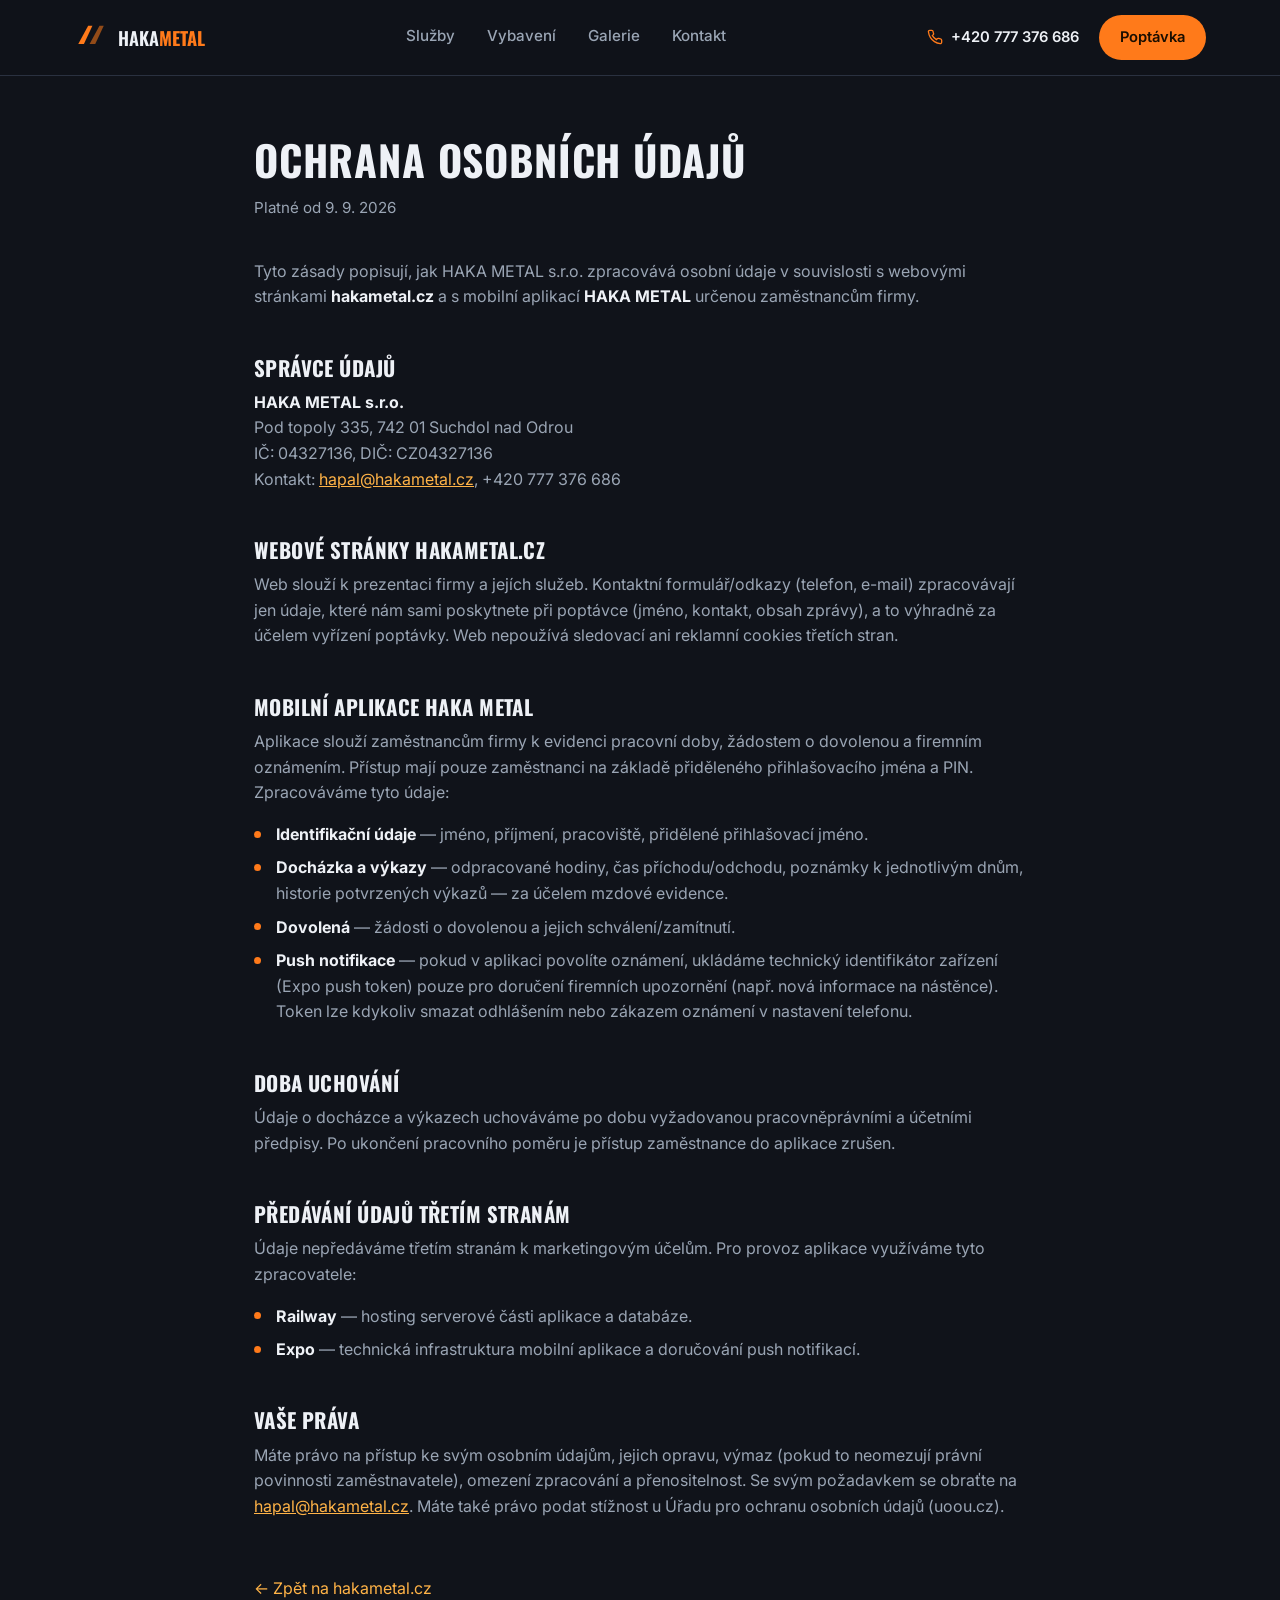
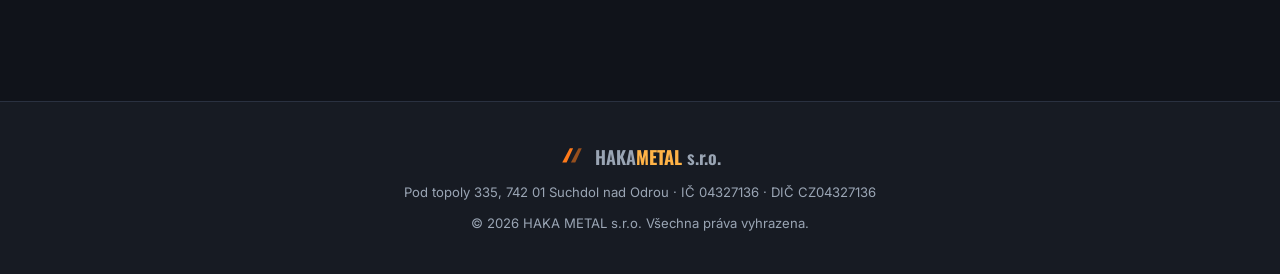
<file: ochrana-osobnich-udaju.html>
<!DOCTYPE html>
<html lang="cs">
<head>
<meta charset="UTF-8">
<meta name="viewport" content="width=device-width, initial-scale=1.0">
<title>Ochrana osobních údajů — HAKA METAL s.r.o.</title>
<meta name="description" content="Zásady ochrany osobních údajů HAKA METAL s.r.o. — webové stránky hakametal.cz a mobilní aplikace HAKA METAL pro zaměstnance.">
<meta name="robots" content="noindex">
<link rel="preconnect" href="https://fonts.googleapis.com">
<link rel="preconnect" href="https://fonts.gstatic.com" crossorigin>
<link href="https://fonts.googleapis.com/css2?family=Oswald:wght@500;600;700&family=Inter:wght@400;500;600;700&display=swap" rel="stylesheet">
<link rel="stylesheet" href="css/style.css?v=2">
<style>
  .legal { padding: 60px 0 100px; }
  .legal h1 { font-size: clamp(1.9rem, 4vw, 2.6rem); color: var(--text); margin-bottom: 0.3em; }
  .legal .updated { color: var(--text-muted); margin-bottom: 2.5em; font-size: 0.95rem; }
  .legal h2 { font-size: 1.3rem; color: var(--text); margin-top: 2.2em; }
  .legal p, .legal li { color: var(--text-muted); }
  .legal ul { margin: 0 0 1em; }
  .legal li { position: relative; padding-left: 22px; margin-bottom: 0.5em; }
  .legal li::before { content: ""; position: absolute; left: 0; top: 0.55em; width: 7px; height: 7px; border-radius: 50%; background: var(--accent); }
  .legal strong { color: var(--text); }
  .legal a.inline { color: var(--accent-2); text-decoration: underline; }
  .legal a.inline:hover { color: var(--accent); }
  .back-link { display: inline-flex; align-items: center; gap: 8px; margin-top: 2.5em; color: var(--accent-2); }
  .back-link:hover { color: var(--accent); }
</style>
</head>
<body>

<a class="skip-link" href="#main">Přeskočit na obsah</a>

<header class="site-header" id="site-header">
  <div class="wrap header-inner">
    <a href="index.html#top" class="brand">
      <span class="brand-mark" aria-hidden="true">
        <svg viewBox="0 0 48 48" width="34" height="34"><path d="M6 34 L20 8 L26 8 L14 34 Z" fill="currentColor"/><path d="M22 34 L36 8 L42 8 L30 34 Z" fill="currentColor" opacity="0.55"/></svg>
      </span>
      <span class="brand-text">HAKA<b>METAL</b></span>
    </a>
    <nav class="main-nav" id="main-nav">
      <a href="index.html#sluzby">Služby</a>
      <a href="index.html#vybaveni">Vybavení</a>
      <a href="index.html#galerie">Galerie</a>
      <a href="index.html#kontakt">Kontakt</a>
    </nav>
    <div class="header-cta">
      <a href="tel:+420777376686" class="header-phone">
        <svg width="16" height="16" viewBox="0 0 24 24" fill="none" stroke="currentColor" stroke-width="2"><path d="M22 16.92v3a2 2 0 0 1-2.18 2 19.79 19.79 0 0 1-8.63-3.07 19.5 19.5 0 0 1-6-6 19.79 19.79 0 0 1-3.07-8.67A2 2 0 0 1 4.11 2h3a2 2 0 0 1 2 1.72c.127.96.361 1.903.7 2.81a2 2 0 0 1-.45 2.11L8.09 9.91a16 16 0 0 0 6 6l1.27-1.27a2 2 0 0 1 2.11-.45c.907.339 1.85.573 2.81.7A2 2 0 0 1 22 16.92z"/></svg>
        +420 777 376 686
      </a>
      <a href="index.html#kontakt" class="btn btn-primary">Poptávka</a>
    </div>
    <button class="nav-toggle" id="nav-toggle" aria-label="Otevřít menu" aria-expanded="false" aria-controls="main-nav">
      <span></span><span></span><span></span>
    </button>
  </div>
</header>

<main id="main">
  <section class="legal">
    <div class="wrap" style="max-width:820px;">
      <h1>Ochrana osobních údajů</h1>
      <p class="updated">Platné od 9. 9. 2026</p>

      <p>Tyto zásady popisují, jak HAKA METAL s.r.o. zpracovává osobní údaje v souvislosti s webovými stránkami <strong>hakametal.cz</strong> a s mobilní aplikací <strong>HAKA METAL</strong> určenou zaměstnancům firmy.</p>

      <h2>Správce údajů</h2>
      <p><strong>HAKA METAL s.r.o.</strong><br>
      Pod topoly 335, 742 01 Suchdol nad Odrou<br>
      IČ: 04327136, DIČ: CZ04327136<br>
      Kontakt: <a class="inline" href="mailto:hapal@hakametal.cz">hapal@hakametal.cz</a>, +420 777 376 686</p>

      <h2>Webové stránky hakametal.cz</h2>
      <p>Web slouží k prezentaci firmy a jejích služeb. Kontaktní formulář/odkazy (telefon, e-mail) zpracovávají jen údaje, které nám sami poskytnete při poptávce (jméno, kontakt, obsah zprávy), a to výhradně za účelem vyřízení poptávky. Web nepoužívá sledovací ani reklamní cookies třetích stran.</p>

      <h2>Mobilní aplikace HAKA METAL</h2>
      <p>Aplikace slouží zaměstnancům firmy k evidenci pracovní doby, žádostem o dovolenou a firemním oznámením. Přístup mají pouze zaměstnanci na základě přiděleného přihlašovacího jména a PIN. Zpracováváme tyto údaje:</p>
      <ul>
        <li><strong>Identifikační údaje</strong> — jméno, příjmení, pracoviště, přidělené přihlašovací jméno.</li>
        <li><strong>Docházka a výkazy</strong> — odpracované hodiny, čas příchodu/odchodu, poznámky k jednotlivým dnům, historie potvrzených výkazů — za účelem mzdové evidence.</li>
        <li><strong>Dovolená</strong> — žádosti o dovolenou a jejich schválení/zamítnutí.</li>
        <li><strong>Push notifikace</strong> — pokud v aplikaci povolíte oznámení, ukládáme technický identifikátor zařízení (Expo push token) pouze pro doručení firemních upozornění (např. nová informace na nástěnce). Token lze kdykoliv smazat odhlášením nebo zákazem oznámení v nastavení telefonu.</li>
      </ul>

      <h2>Doba uchování</h2>
      <p>Údaje o docházce a výkazech uchováváme po dobu vyžadovanou pracovněprávními a účetními předpisy. Po ukončení pracovního poměru je přístup zaměstnance do aplikace zrušen.</p>

      <h2>Předávání údajů třetím stranám</h2>
      <p>Údaje nepředáváme třetím stranám k marketingovým účelům. Pro provoz aplikace využíváme tyto zpracovatele:</p>
      <ul>
        <li><strong>Railway</strong> — hosting serverové části aplikace a databáze.</li>
        <li><strong>Expo</strong> — technická infrastruktura mobilní aplikace a doručování push notifikací.</li>
      </ul>

      <h2>Vaše práva</h2>
      <p>Máte právo na přístup ke svým osobním údajům, jejich opravu, výmaz (pokud to neomezují právní povinnosti zaměstnavatele), omezení zpracování a přenositelnost. Se svým požadavkem se obraťte na <a class="inline" href="mailto:hapal@hakametal.cz">hapal@hakametal.cz</a>. Máte také právo podat stížnost u Úřadu pro ochranu osobních údajů (uoou.cz).</p>

      <a class="back-link" href="index.html">← Zpět na hakametal.cz</a>
    </div>
  </section>
</main>

<footer class="site-footer">
  <div class="wrap footer-inner">
    <div class="brand brand--footer">
      <span class="brand-mark" aria-hidden="true">
        <svg viewBox="0 0 48 48" width="26" height="26"><path d="M6 34 L20 8 L26 8 L14 34 Z" fill="currentColor"/><path d="M22 34 L36 8 L42 8 L30 34 Z" fill="currentColor" opacity="0.55"/></svg>
      </span>
      <span class="brand-text">HAKA<b>METAL</b> s.r.o.</span>
    </div>
    <p class="footer-meta">Pod topoly 335, 742 01 Suchdol nad Odrou · IČ 04327136 · DIČ CZ04327136</p>
    <p class="footer-copy">&copy; <span id="year"></span> HAKA METAL s.r.o. Všechna práva vyhrazena.</p>
  </div>
</footer>

<script>document.getElementById('year').textContent = new Date().getFullYear();</script>
</body>
</html>
</file>
<file: css/style.css>
:root {
  --bg: #10131a;
  --bg-alt: #171b23;
  --card: #1c212b;
  --card-border: #2a3140;
  --text: #eef1f6;
  --text-muted: #9aa5b4;
  --accent: #ff7a1a;
  --accent-2: #ffb347;
  --accent-contrast: #1a0e00;
  --radius: 14px;
  --header-h: 76px;
  color-scheme: dark;
}

* { box-sizing: border-box; }
html { scroll-behavior: smooth; scroll-padding-top: var(--header-h); }

body {
  margin: 0;
  background: var(--bg);
  color: var(--text);
  font-family: 'Inter', system-ui, -apple-system, Segoe UI, sans-serif;
  line-height: 1.6;
  -webkit-font-smoothing: antialiased;
}

h1, h2, h3, h4 {
  font-family: 'Oswald', 'Inter', sans-serif;
  text-transform: uppercase;
  letter-spacing: 0.02em;
  line-height: 1.15;
  margin: 0 0 0.5em;
}

p { margin: 0 0 1em; color: var(--text-muted); }
a { color: inherit; text-decoration: none; }
img { max-width: 100%; display: block; }
ul { padding: 0; margin: 0; list-style: none; }

.wrap {
  max-width: 1180px;
  margin: 0 auto;
  padding: 0 24px;
}

.skip-link {
  position: absolute;
  left: -9999px;
  top: 0;
  background: var(--accent);
  color: var(--accent-contrast);
  padding: 10px 16px;
  z-index: 999;
  border-radius: 0 0 8px 0;
}
.skip-link:focus { left: 0; }

/* ---------- Header ---------- */
.site-header {
  position: sticky;
  top: 0;
  z-index: 100;
  height: var(--header-h);
  display: flex;
  align-items: center;
  background: rgba(16, 19, 26, 0.85);
  backdrop-filter: blur(10px);
  border-bottom: 1px solid var(--card-border);
}

.header-inner {
  display: flex;
  align-items: center;
  justify-content: space-between;
  gap: 24px;
  width: 100%;
}

.brand {
  display: flex;
  align-items: center;
  gap: 10px;
  font-family: 'Oswald', sans-serif;
  font-size: 1.15rem;
  font-weight: 600;
  color: var(--text);
  white-space: nowrap;
}
.brand-mark { color: var(--accent); display: inline-flex; }
.brand-text b { color: var(--accent); font-weight: 700; }

.main-nav {
  display: flex;
  gap: 32px;
  flex: 1;
  justify-content: center;
}
.main-nav a {
  font-size: 0.95rem;
  font-weight: 500;
  color: var(--text-muted);
  padding: 8px 0;
  border-bottom: 2px solid transparent;
  transition: color 0.15s, border-color 0.15s;
}
.main-nav a:hover, .main-nav a:focus-visible {
  color: var(--text);
  border-color: var(--accent);
}

.header-cta {
  display: flex;
  align-items: center;
  gap: 20px;
}
.header-phone {
  display: flex;
  align-items: center;
  gap: 8px;
  font-size: 0.92rem;
  font-weight: 600;
  color: var(--text);
  white-space: nowrap;
}
.header-phone svg { color: var(--accent); }

.btn {
  display: inline-flex;
  align-items: center;
  justify-content: center;
  gap: 8px;
  padding: 10px 20px;
  border-radius: 999px;
  font-weight: 600;
  font-size: 0.92rem;
  border: 1px solid transparent;
  cursor: pointer;
  transition: transform 0.15s, background 0.15s, border-color 0.15s;
  white-space: nowrap;
}
.btn:hover { transform: translateY(-1px); }
.btn-primary {
  background: var(--accent);
  color: var(--accent-contrast);
}
.btn-primary:hover { background: var(--accent-2); }
.btn-ghost {
  background: transparent;
  border-color: var(--card-border);
  color: var(--text);
}
.btn-ghost:hover { border-color: var(--accent); }
.btn-lg { padding: 14px 28px; font-size: 1rem; }

.lang-switch {
  display: flex;
  gap: 2px;
  border: 1px solid var(--card-border);
  border-radius: 999px;
  padding: 3px;
}
.lang-btn {
  border: none;
  background: transparent;
  color: var(--text-muted);
  font-size: 0.78rem;
  font-weight: 700;
  letter-spacing: 0.03em;
  padding: 6px 12px;
  border-radius: 999px;
  cursor: pointer;
  transition: background 0.15s, color 0.15s;
}
.lang-btn:hover { color: var(--text); }
.lang-btn.is-active {
  background: var(--accent);
  color: var(--accent-contrast);
}

.nav-toggle {
  display: none;
  flex-direction: column;
  justify-content: center;
  gap: 5px;
  width: 40px;
  height: 40px;
  background: none;
  border: 1px solid var(--card-border);
  border-radius: 8px;
  cursor: pointer;
}
.nav-toggle span {
  display: block;
  height: 2px;
  width: 20px;
  margin: 0 auto;
  background: var(--text);
  transition: transform 0.2s, opacity 0.2s;
}
.nav-toggle[aria-expanded="true"] span:nth-child(1) { transform: translateY(7px) rotate(45deg); }
.nav-toggle[aria-expanded="true"] span:nth-child(2) { opacity: 0; }
.nav-toggle[aria-expanded="true"] span:nth-child(3) { transform: translateY(-7px) rotate(-45deg); }

/* ---------- Hero ---------- */
.hero {
  position: relative;
  padding: 120px 0 100px;
  overflow: hidden;
  text-align: center;
}
.hero-bg {
  position: absolute;
  inset: 0;
  background:
    radial-gradient(ellipse 60% 50% at 50% 0%, rgba(255,122,26,0.18), transparent 70%),
    repeating-linear-gradient(135deg, rgba(255,255,255,0.02) 0 2px, transparent 2px 40px);
  pointer-events: none;
}
.hero-inner { position: relative; max-width: 780px; }
.eyebrow {
  color: var(--accent);
  font-weight: 700;
  font-size: 0.85rem;
  letter-spacing: 0.12em;
  text-transform: uppercase;
  margin-bottom: 14px;
}
.hero h1 {
  font-size: clamp(2.2rem, 5vw, 3.4rem);
  color: var(--text);
}
.hero h1 .accent { color: var(--accent); }
.hero-lead {
  font-size: 1.08rem;
  max-width: 620px;
  margin: 20px auto 32px;
}
.hero-actions {
  display: flex;
  gap: 16px;
  justify-content: center;
  flex-wrap: wrap;
}

/* ---------- Stats ---------- */
.stats {
  border-top: 1px solid var(--card-border);
  border-bottom: 1px solid var(--card-border);
  background: var(--bg-alt);
}
.stats-grid {
  display: grid;
  grid-template-columns: repeat(3, 1fr);
  gap: 24px;
  padding: 40px 24px;
  text-align: center;
}
.stat-num {
  display: block;
  font-family: 'Oswald', sans-serif;
  font-size: 2rem;
  font-weight: 700;
  color: var(--accent);
}
.stat-label {
  display: block;
  font-size: 0.85rem;
  color: var(--text-muted);
  text-transform: uppercase;
  letter-spacing: 0.04em;
  margin-top: 4px;
}

/* ---------- Sections ---------- */
.section { padding: 100px 0; }
.section-alt { background: var(--bg-alt); }
.section-head {
  max-width: 640px;
  margin: 0 auto 56px;
  text-align: center;
}
.section-head h2 { font-size: clamp(1.7rem, 3.5vw, 2.3rem); color: var(--text); }
.section-lead { font-size: 1.02rem; }

/* ---------- Services ---------- */
.services-grid {
  display: grid;
  grid-template-columns: repeat(3, 1fr);
  gap: 24px;
}
.service-card {
  background: var(--card);
  border: 1px solid var(--card-border);
  border-radius: var(--radius);
  padding: 28px;
  transition: border-color 0.2s, transform 0.2s;
}
.service-card:hover { border-color: var(--accent); transform: translateY(-3px); }
.service-card--main {
  background: linear-gradient(160deg, rgba(255,122,26,0.14), var(--card));
  border-color: rgba(255,122,26,0.5);
  grid-column: span 1;
}
.service-icon {
  display: inline-flex;
  align-items: center;
  justify-content: center;
  width: 52px;
  height: 52px;
  border-radius: 12px;
  background: rgba(255,122,26,0.12);
  color: var(--accent);
  margin-bottom: 18px;
}
.service-card h3 {
  font-size: 1.1rem;
  color: var(--text);
  display: flex;
  align-items: center;
  gap: 10px;
  flex-wrap: wrap;
}
.tag {
  font-family: 'Inter', sans-serif;
  text-transform: none;
  font-size: 0.7rem;
  font-weight: 700;
  letter-spacing: 0.02em;
  background: var(--accent);
  color: var(--accent-contrast);
  padding: 3px 10px;
  border-radius: 999px;
}
.service-card p { margin-bottom: 0; font-size: 0.94rem; }

/* ---------- Machine table ---------- */
.machine-table {
  border: 1px solid var(--card-border);
  border-radius: var(--radius);
  overflow: hidden;
  background: var(--card);
}
.machine-row {
  display: grid;
  grid-template-columns: 1.2fr 1.4fr 2fr;
  gap: 16px;
  padding: 18px 24px;
  border-bottom: 1px solid var(--card-border);
}
.machine-row:last-child { border-bottom: none; }
.machine-row--head {
  background: rgba(255,122,26,0.08);
  font-size: 0.78rem;
  text-transform: uppercase;
  letter-spacing: 0.06em;
  color: var(--accent-2);
  font-weight: 700;
}
.machine-row span[data-label] { color: var(--text-muted); font-size: 0.94rem; }
.machine-row strong { color: var(--text); }

/* ---------- Video ---------- */
.video-grid {
  display: grid;
  grid-template-columns: repeat(3, 1fr);
  gap: 24px;
}
.video-embed {
  border-radius: var(--radius);
  overflow: hidden;
  border: 1px solid var(--card-border);
  background: var(--card);
}
.video-embed iframe {
  width: 100%;
  aspect-ratio: 16 / 9;
  display: block;
  border: 0;
}
.video-caption {
  margin: 0;
  padding: 14px 16px;
  font-size: 0.88rem;
  color: var(--text-muted);
  text-align: center;
}
.video-more {
  text-align: center;
  margin: 40px 0 0;
}

/* ---------- Galerie ---------- */
.gallery-grid {
  display: grid;
  grid-template-columns: repeat(3, 1fr);
  gap: 24px;
}
.gallery-item {
  position: relative;
  aspect-ratio: 16 / 9;
  border-radius: var(--radius);
  overflow: hidden;
  border: 1px solid var(--card-border);
  padding: 0;
  margin: 0;
  background: var(--card);
  cursor: zoom-in;
}
.gallery-item img {
  width: 100%;
  height: 100%;
  object-fit: cover;
  display: block;
  transition: transform 0.3s ease;
}
.gallery-item:hover img,
.gallery-item:focus-visible img {
  transform: scale(1.06);
}

.lightbox {
  position: fixed;
  inset: 0;
  z-index: 1000;
  background: rgba(8, 9, 12, 0.92);
  display: flex;
  align-items: center;
  justify-content: center;
  padding: 40px;
}
.lightbox[hidden] { display: none; }
.lightbox-img {
  max-width: 90vw;
  max-height: 85vh;
  border-radius: 8px;
  box-shadow: 0 20px 60px rgba(0,0,0,0.5);
}
.lightbox-close {
  position: absolute;
  top: 20px;
  right: 24px;
  background: none;
  border: none;
  color: var(--text);
  font-size: 2.2rem;
  line-height: 1;
  cursor: pointer;
}
.lightbox-close:hover { color: var(--accent); }
.lightbox-nav {
  background: rgba(255,255,255,0.08);
  border: 1px solid var(--card-border);
  color: var(--text);
  font-size: 2rem;
  width: 52px;
  height: 52px;
  border-radius: 50%;
  cursor: pointer;
  display: flex;
  align-items: center;
  justify-content: center;
  flex-shrink: 0;
}
.lightbox-nav:hover { border-color: var(--accent); color: var(--accent); }
.lightbox-prev { position: absolute; left: 20px; top: 50%; transform: translateY(-50%); }
.lightbox-next { position: absolute; right: 20px; top: 50%; transform: translateY(-50%); }

/* ---------- Kvalita ---------- */
.kvalita-grid {
  display: grid;
  grid-template-columns: 1.4fr 1fr;
  gap: 56px;
  align-items: center;
}
.check-list li {
  position: relative;
  padding-left: 30px;
  margin-bottom: 14px;
  color: var(--text);
  font-size: 0.98rem;
}
.check-list li::before {
  content: "";
  position: absolute;
  left: 0;
  top: 6px;
  width: 18px;
  height: 18px;
  border-radius: 50%;
  background: rgba(255,122,26,0.15);
  border: 1px solid var(--accent);
}
.check-list li::after {
  content: "";
  position: absolute;
  left: 5px;
  top: 10px;
  width: 8px;
  height: 4px;
  border-left: 2px solid var(--accent);
  border-bottom: 2px solid var(--accent);
  transform: rotate(-45deg);
}
.kvalita-badge {
  display: flex;
  flex-direction: column;
  align-items: center;
  text-align: center;
  gap: 16px;
}
.badge-circle {
  width: 180px;
  height: 180px;
  border-radius: 50%;
  border: 2px dashed var(--accent);
  display: flex;
  align-items: center;
  justify-content: center;
  padding: 20px;
}
.badge-circle span {
  font-family: 'Oswald', sans-serif;
  font-weight: 700;
  font-size: 1.3rem;
  color: var(--accent-2);
}
.kvalita-badge p { color: var(--text-muted); font-size: 0.9rem; margin: 0; }

/* ---------- Reference ---------- */
.partners {
  display: flex;
  justify-content: center;
  gap: 20px;
  flex-wrap: wrap;
}
.partner {
  background: var(--card);
  border: 1px solid var(--card-border);
  border-radius: 999px;
  padding: 14px 32px;
  font-family: 'Oswald', sans-serif;
  font-weight: 600;
  letter-spacing: 0.03em;
  color: var(--text);
}

/* ---------- Kontakt ---------- */
.kontakt-grid {
  display: grid;
  grid-template-columns: 1.3fr 1fr;
  gap: 48px;
  align-items: start;
}
.contact-cards {
  display: grid;
  grid-template-columns: repeat(3, 1fr);
  gap: 16px;
  margin: 32px 0;
}
.contact-card {
  background: var(--card);
  border: 1px solid var(--card-border);
  border-radius: var(--radius);
  padding: 20px;
  display: flex;
  flex-direction: column;
  gap: 4px;
}
.contact-card h3 { font-size: 1rem; color: var(--text); margin-bottom: 0; }
.contact-card .role {
  font-size: 0.78rem;
  color: var(--accent-2);
  text-transform: uppercase;
  letter-spacing: 0.05em;
  margin-bottom: 8px;
}
.contact-card a { font-size: 0.9rem; color: var(--text-muted); }
.contact-card a:hover { color: var(--accent); }

.company-info {
  display: grid;
  grid-template-columns: repeat(2, 1fr);
  gap: 24px;
  padding-top: 24px;
  border-top: 1px solid var(--card-border);
}
.company-info h4 {
  font-size: 0.78rem;
  color: var(--accent-2);
  text-transform: uppercase;
  letter-spacing: 0.05em;
  margin-bottom: 6px;
}
.company-info p { margin: 0; font-size: 0.92rem; color: var(--text); }

.map-wrap {
  border-radius: var(--radius);
  overflow: hidden;
  border: 1px solid var(--card-border);
  min-height: 420px;
  height: 100%;
}

/* ---------- Footer ---------- */
.site-footer {
  border-top: 1px solid var(--card-border);
  padding: 40px 0;
  background: var(--bg-alt);
}
.footer-inner {
  display: flex;
  flex-direction: column;
  align-items: center;
  gap: 10px;
  text-align: center;
}
.brand--footer { color: var(--text-muted); }
.brand--footer .brand-text b { color: var(--accent-2); }
.footer-meta, .footer-copy {
  font-size: 0.82rem;
  color: var(--text-muted);
  margin: 0;
}

/* ---------- Responsive ---------- */
@media (max-width: 960px) {
  .main-nav { display: none; }
  .nav-toggle { display: flex; }
  .header-phone { display: none; }
  .services-grid { grid-template-columns: repeat(2, 1fr); }
  .video-grid { grid-template-columns: 1fr; }
  .gallery-grid { grid-template-columns: repeat(2, 1fr); }
  .kvalita-grid, .kontakt-grid { grid-template-columns: 1fr; }
  .contact-cards { grid-template-columns: 1fr; }

  .main-nav.open {
    display: flex;
    flex-direction: column;
    position: absolute;
    top: var(--header-h);
    left: 0;
    right: 0;
    background: var(--bg);
    border-bottom: 1px solid var(--card-border);
    padding: 16px 24px 24px;
    gap: 4px;
  }
  .main-nav.open a { padding: 12px 0; border-bottom: 1px solid var(--card-border); }
}

@media (max-width: 480px) {
  .header-cta .btn-primary { display: none; }
  .lang-btn { padding: 6px 9px; font-size: 0.72rem; }
}

@media (max-width: 640px) {
  .services-grid { grid-template-columns: 1fr; }
  .machine-row { grid-template-columns: 1fr; gap: 4px; }
  .machine-row--head { display: none; }
  .machine-row span[data-label]::before {
    content: attr(data-label) ": ";
    color: var(--accent-2);
    font-weight: 600;
  }
  .company-info { grid-template-columns: 1fr; }
  .hero { padding: 90px 0 70px; }
  .section { padding: 70px 0; }
}

/* ---------- Reveal animation ---------- */
.reveal {
  opacity: 0;
  transform: translateY(16px);
  transition: opacity 0.6s ease, transform 0.6s ease;
}
.reveal.is-visible {
  opacity: 1;
  transform: translateY(0);
}
</file>
